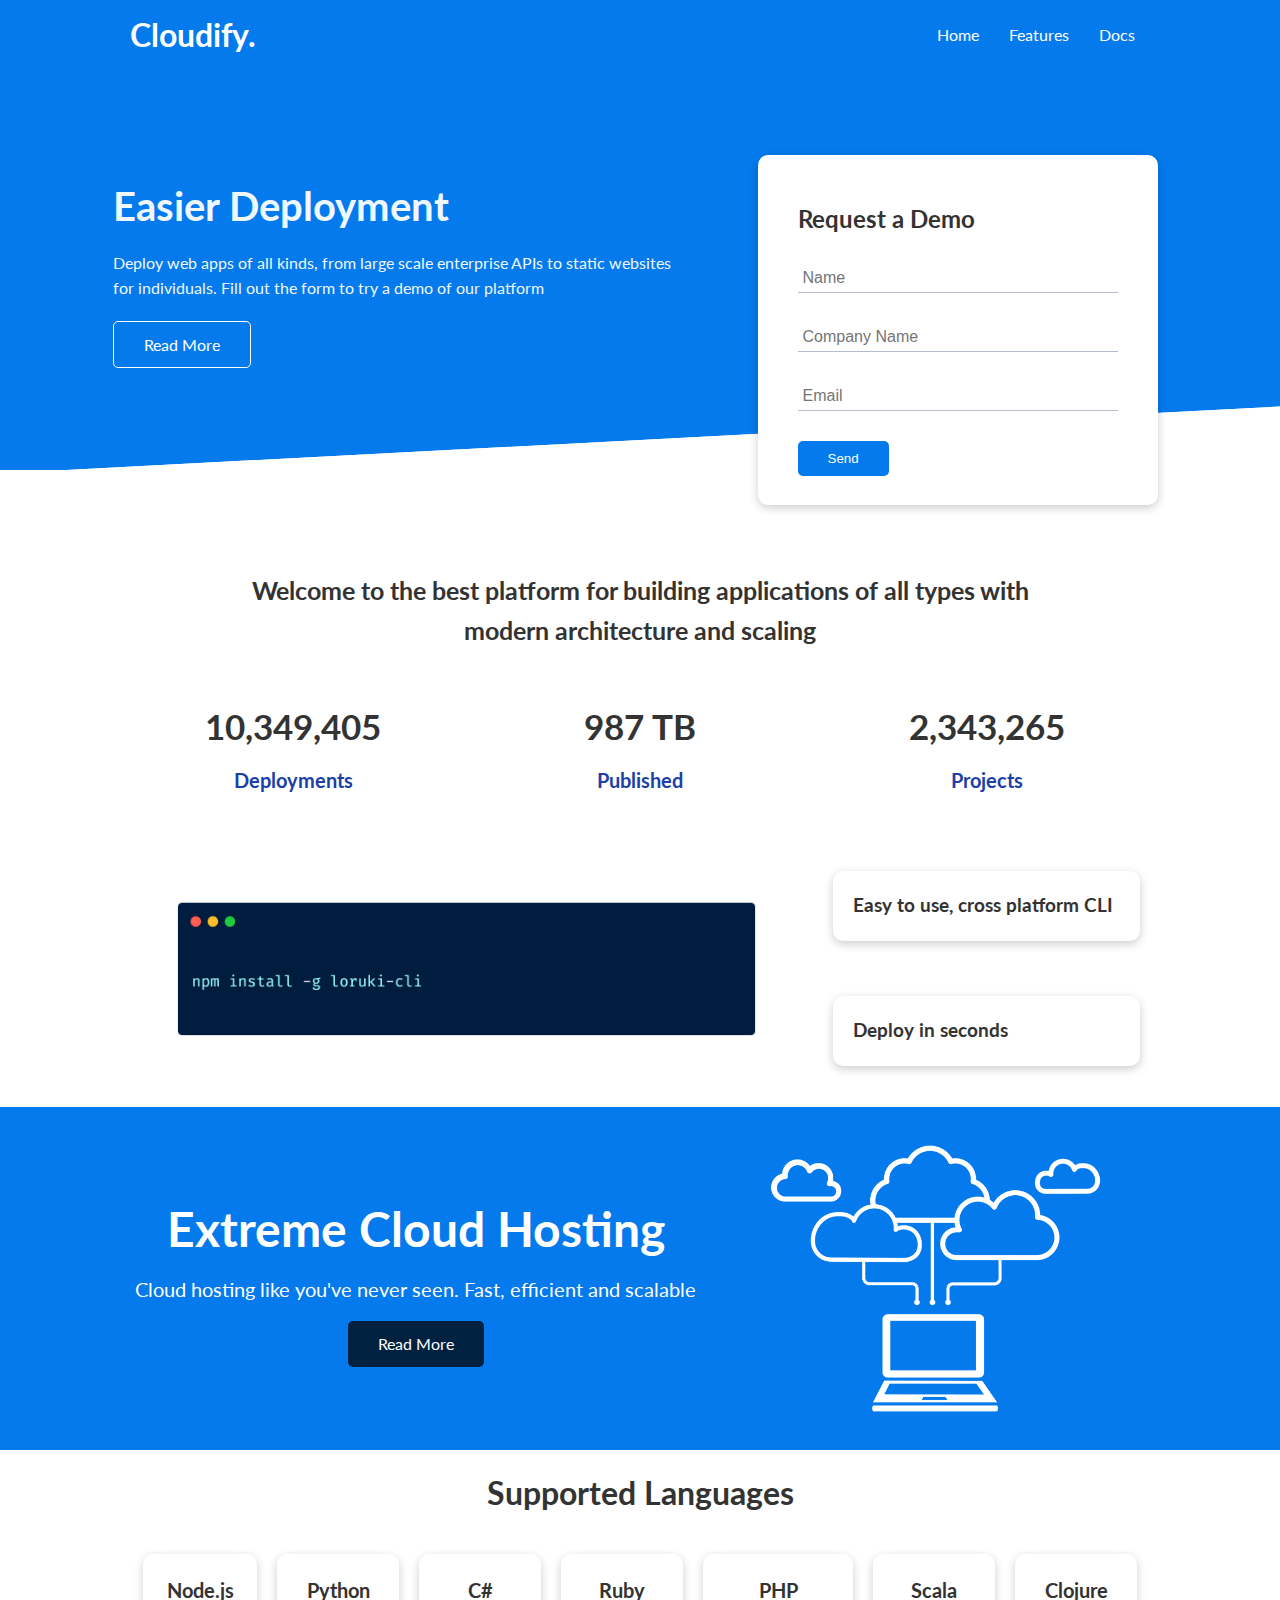
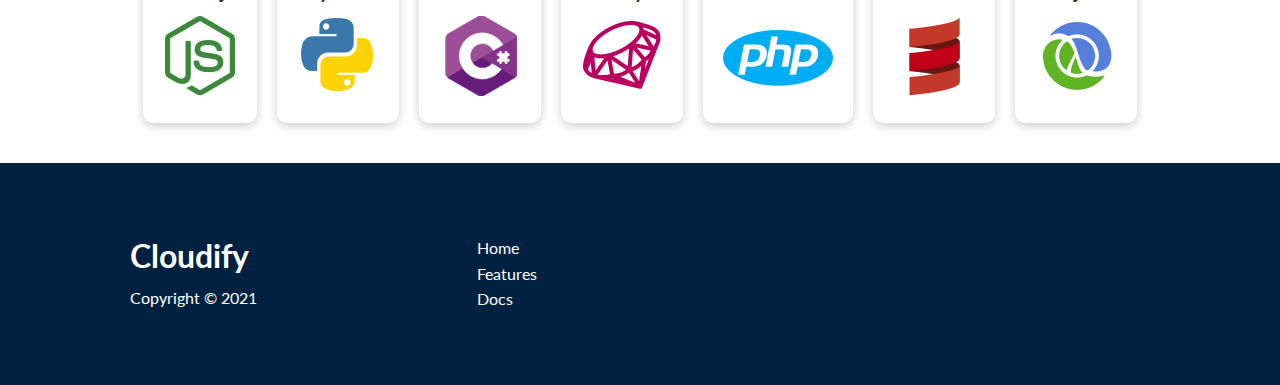
<file: index.html>
<!DOCTYPE html>
<html lang="en">

<head>
  <meta charset="UTF-8">
  <meta name="viewport" content="width=device-width, initial-scale=1.0">
  <link rel="stylesheet" href="https://cdnjs.cloudflare.com/ajax/libs/font-awesome/5.15.1/css/all.min.css"
    integrity="sha512-+4zCK9k+qNFUR5X+cKL9EIR+ZOhtIloNl9GIKS57V1MyNsYpYcUrUeQc9vNfzsWfV28IaLL3i96P9sdNyeRssA=="
    crossorigin="anonymous" />
  <link rel="stylesheet" href="css/utilities.css">
  <link rel="stylesheet" href="css/styles.css">
  <title>Cloudify | Cloud Hosting For Everyone</title>
</head>

<body>
  <!-- Navbar -->
  <div class="navbar">
    <div class="container flex">
      <h1 class="logo">Cloudify.</h1>
      <nav>
        <ul>
          <li><a href="index.html">Home</a></li>
          <li><a href="features.html">Features</a></li>
          <li><a href="docs.html">Docs</a></li>
        </ul>
      </nav>
    </div>
  </div>

  <!-- Showcase -->
  <section class="showcase">
    <div class="container grid">
      <div class="showcase-text">
        <h1>Easier Deployment</h1>
        <p>Deploy web apps of all kinds, from large scale enterprise APIs to static websites for individuals. Fill out
          the form to try a demo of our platform</p>
        <a href="features.html" class="btn btn-outline">Read More</a>
      </div>

      <div class="showcase-form card">
        <h2>Request a Demo</h2>
        <!--  <form name="contact" netlify-honeypot="bot-field" method="POST" data-netlify="true">
                    <input type="hidden" name="form-name" value="contact">
                    <p class="hidden">
                        <label>Don’t fill this out if you're human: <input name="bot-field" /></label>
                      </p>
                    <div class="form-control">
                        <input type="text" name="name" placeholder="Name" required>
                    </div>
                    <div class="form-control">
                        <input type="text" name="company" placeholder="Company Name" required>
                    </div>
                    <div class="form-control">
                        <input type="email" name="email" placeholder="Email" required>
                    </div>
                    <input type="submit" value="Send" class="btn btn-primary">
                </form> -->
        <form>
          <div class="form-control">
            <input type="text" name="name" placeholder="Name" required>
          </div>
          <div class="form-control">
            <input type="text" name="company" placeholder="Company Name" required>
          </div>
          <div class="form-control">
            <input type="email" name="email" placeholder="Email" required>
          </div>
          <input type="submit" value="Send" class="btn btn-primary">
        </form>
      </div>
    </div>
  </section>

  <!-- Stats -->
  <section class="stats">
    <div class="container">
      <h3 class="stats-heading text-center my-1">
        Welcome to the best platform for building applications of all types with modern architecture and scaling
      </h3>

      <div class="grid grid-3 text-center my-4">
        <div>
          <i class="fas fa-server fa-3x"></i>
          <h3>10,349,405</h3>
          <p class="text-secondary">Deployments</p>
        </div>
        <div>
          <i class="fas fa-upload fa-3x"></i>
          <h3>987 TB</h3>
          <p class="text-secondary">Published</p>
        </div>
        <div>
          <i class="fas fa-project-diagram fa-3x"></i>
          <h3>2,343,265</h3>
          <p class="text-secondary">Projects</p>
        </div>
      </div>
    </div>
  </section>

  <!-- Cli -->
  <section class="cli">
    <div class="container grid">
      <img src="images/cli.png" alt="">
      <div class="card">
        <h3>Easy to use, cross platform CLI</h3>
      </div>
      <div class="card">
        <h3>Deploy in seconds</h3>
      </div>
    </div>
  </section>

  <!-- Cloud -->
  <section class="cloud bg-primary my-2 py-2">
    <div class="container grid">
      <div class="text-center">
        <h2 class="lg">Extreme Cloud Hosting</h2>
        <p class="lead my-1">Cloud hosting like you've never seen. Fast, efficient and scalable</p>
        <a href="features.html" class="btn btn-dark">Read More</a>
      </div>
      <img src="images/cloud.png" alt="">
    </div>
  </section>

  <!-- Languages -->
  <section class="languages">
    <h2 class="md text-center my-2">
      Supported Languages
    </h2>
    <div class="container flex">
      <div class="card">
        <h4>Node.js</h4>
        <img src="images/logos/node.png" alt="">
      </div>
      <div class="card">
        <h4>Python</h4>
        <img src="images/logos/python.png" alt="">
      </div>
      <div class="card">
        <h4>C#</h4>
        <img src="images/logos/csharp.png" alt="">
      </div>
      <div class="card">
        <h4>Ruby</h4>
        <img src="images/logos/ruby.png" alt="">
      </div>
      <div class="card">
        <h4>PHP</h4>
        <img src="images/logos/php.png" alt="">
      </div>
      <div class="card">
        <h4>Scala</h4>
        <img src="images/logos/scala.png" alt="">
      </div>
      <div class="card">
        <h4>Clojure</h4>
        <img src="images/logos/clojure.png" alt="">
      </div>
    </div>
  </section>

  <!-- Footer -->
  <footer class="footer bg-dark py-5">
    <div class="container grid grid-3">
      <div>
        <h1>Cloudify
        </h1>
        <p>Copyright &copy; 2021</p>
      </div>
      <nav>
        <ul>
          <li><a href="index.html">Home</a></li>
          <li><a href="features.html">Features</a></li>
          <li><a href="docs.html">Docs</a></li>
        </ul>
      </nav>
      <div class="social">
        <a href="#"><i class="fab fa-github fa-2x"></i></a>
        <a href="#"><i class="fab fa-facebook fa-2x"></i></a>
        <a href="#"><i class="fab fa-instagram fa-2x"></i></a>
        <a href="#"><i class="fab fa-twitter fa-2x"></i></a>
      </div>
    </div>
  </footer>
</body>

</html>
</file>
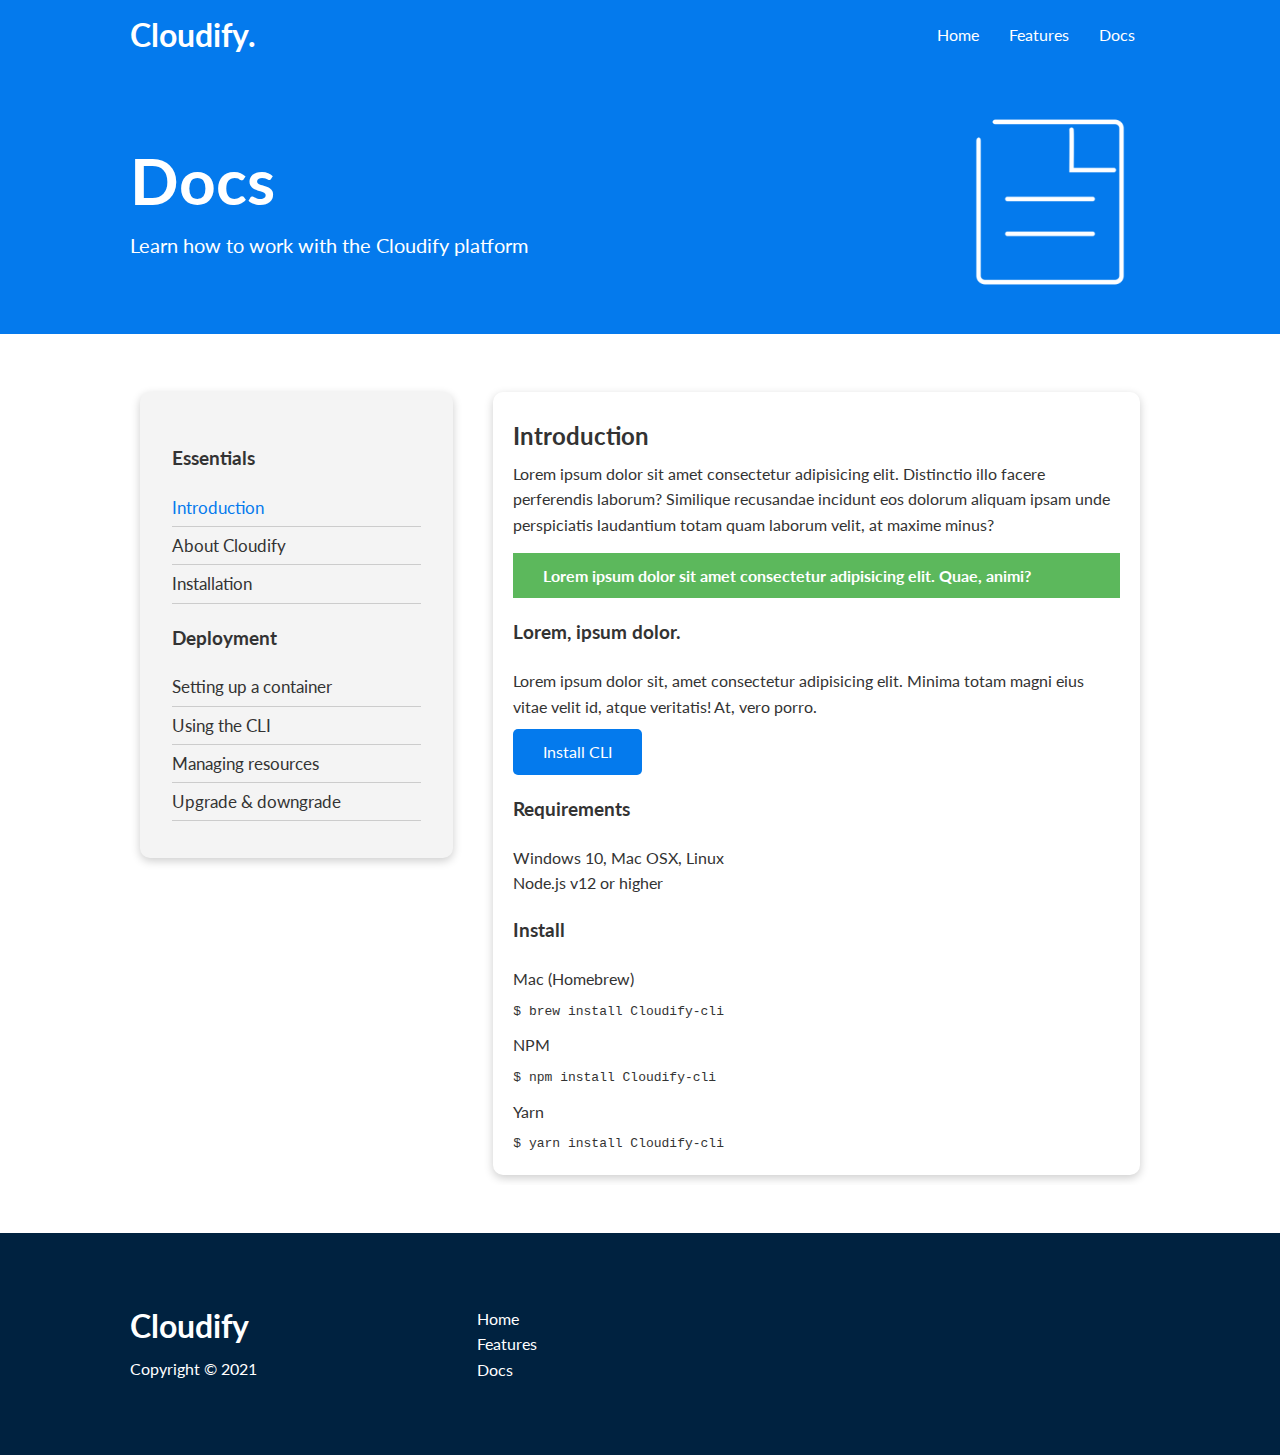
<file: docs.html>
<!DOCTYPE html>
<html lang="en">

<head>
  <meta charset="UTF-8">
  <meta name="viewport" content="width=device-width, initial-scale=1.0">
  <link rel="stylesheet" href="https://cdnjs.cloudflare.com/ajax/libs/font-awesome/5.15.1/css/all.min.css"
    integrity="sha512-+4zCK9k+qNFUR5X+cKL9EIR+ZOhtIloNl9GIKS57V1MyNsYpYcUrUeQc9vNfzsWfV28IaLL3i96P9sdNyeRssA=="
    crossorigin="anonymous" />
  <link rel="stylesheet" href="css/utilities.css">
  <link rel="stylesheet" href="css/styles.css">
  <title>Cloudify | Cloud Hosting For Everyone</title>
</head>

<body>
  <!-- Navbar -->
  <div class="navbar">
    <div class="container flex">
      <h1 class="logo">Cloudify.</h1>
      <nav>
        <ul>
          <li><a href="index.html">Home</a></li>
          <li><a href="features.html">Features</a></li>
          <li><a href="docs.html">Docs</a></li>
        </ul>
      </nav>
    </div>
  </div>

  <!-- Head -->
  <section class="docs-head bg-primary py-3">
    <div class="container grid">
      <div>
        <h1 class="xl">Docs</h1>
        <p class="lead">
          Learn how to work with the Cloudify platform
        </p>
      </div>
      <img src="images/docs.png" alt="">
    </div>
  </section>

  <!-- Docs main -->
  <section class="docs-main my-4">
    <div class="container grid">
      <div class="card bg-light p-3">
        <h3 class="my-2">Essentials</h3>
        <nav>
          <ul>
            <li><a class="text-primary" href="#">Introduction</a></li>
            <li><a href="#">About Cloudify</a></li>
            <li><a href="#">Installation</a></li>
          </ul>
        </nav>

        <h3 class="my-2">Deployment</h3>
        <nav>
          <ul>
            <li><a href="#">Setting up a container</a></li>
            <li><a href="#">Using the CLI</a></li>
            <li><a href="#">Managing resources</a></li>
            <li><a href="#">Upgrade & downgrade</a></li>
          </ul>
        </nav>
      </div>
      <div class="card">
        <h2>Introduction</h2>
        <p>Lorem ipsum dolor sit amet consectetur adipisicing elit. Distinctio illo facere perferendis laborum?
          Similique recusandae incidunt eos dolorum aliquam ipsam unde perspiciatis laudantium totam quam laborum velit,
          at maxime minus?</p>

        <div class="alert alert-success">
          <i class="fas fa-info"></i> Lorem ipsum dolor sit amet consectetur adipisicing elit. Quae, animi?
        </div>

        <h3>Lorem, ipsum dolor.</h3>
        <p>Lorem ipsum dolor sit, amet consectetur adipisicing elit. Minima totam magni eius vitae velit id, atque
          veritatis! At, vero porro.</p>
        <a href="#" class="btn btn-primary">Install CLI</a>

        <h3>Requirements</h3>
        <ul>
          <li>Windows 10, Mac OSX, Linux</li>
          <li>Node.js v12 or higher</li>
        </ul>

        <h3>Install</h3>
        <p>Mac (Homebrew)</p>
        <pre><code>$ brew install Cloudify-cli</code></pre>
        <p>NPM</p>
        <pre><code>$ npm install Cloudify-cli</code></pre>
        <p>Yarn</p>
        <pre><code>$ yarn install Cloudify-cli</code></pre>

      </div>
    </div>
  </section>

  <!-- Footer -->
  <footer class="footer bg-dark py-5">
    <div class="container grid grid-3">
      <div>
        <h1>Cloudify
        </h1>
        <p>Copyright &copy; 2021</p>
      </div>
      <nav>
        <ul>
          <li><a href="index.html">Home</a></li>
          <li><a href="features.html">Features</a></li>
          <li><a href="docs.html">Docs</a></li>
        </ul>
      </nav>
      <div class="social">
        <a href="#"><i class="fab fa-github fa-2x"></i></a>
        <a href="#"><i class="fab fa-facebook fa-2x"></i></a>
        <a href="#"><i class="fab fa-instagram fa-2x"></i></a>
        <a href="#"><i class="fab fa-twitter fa-2x"></i></a>
      </div>
    </div>
  </footer>
</body>

</html>
</file>
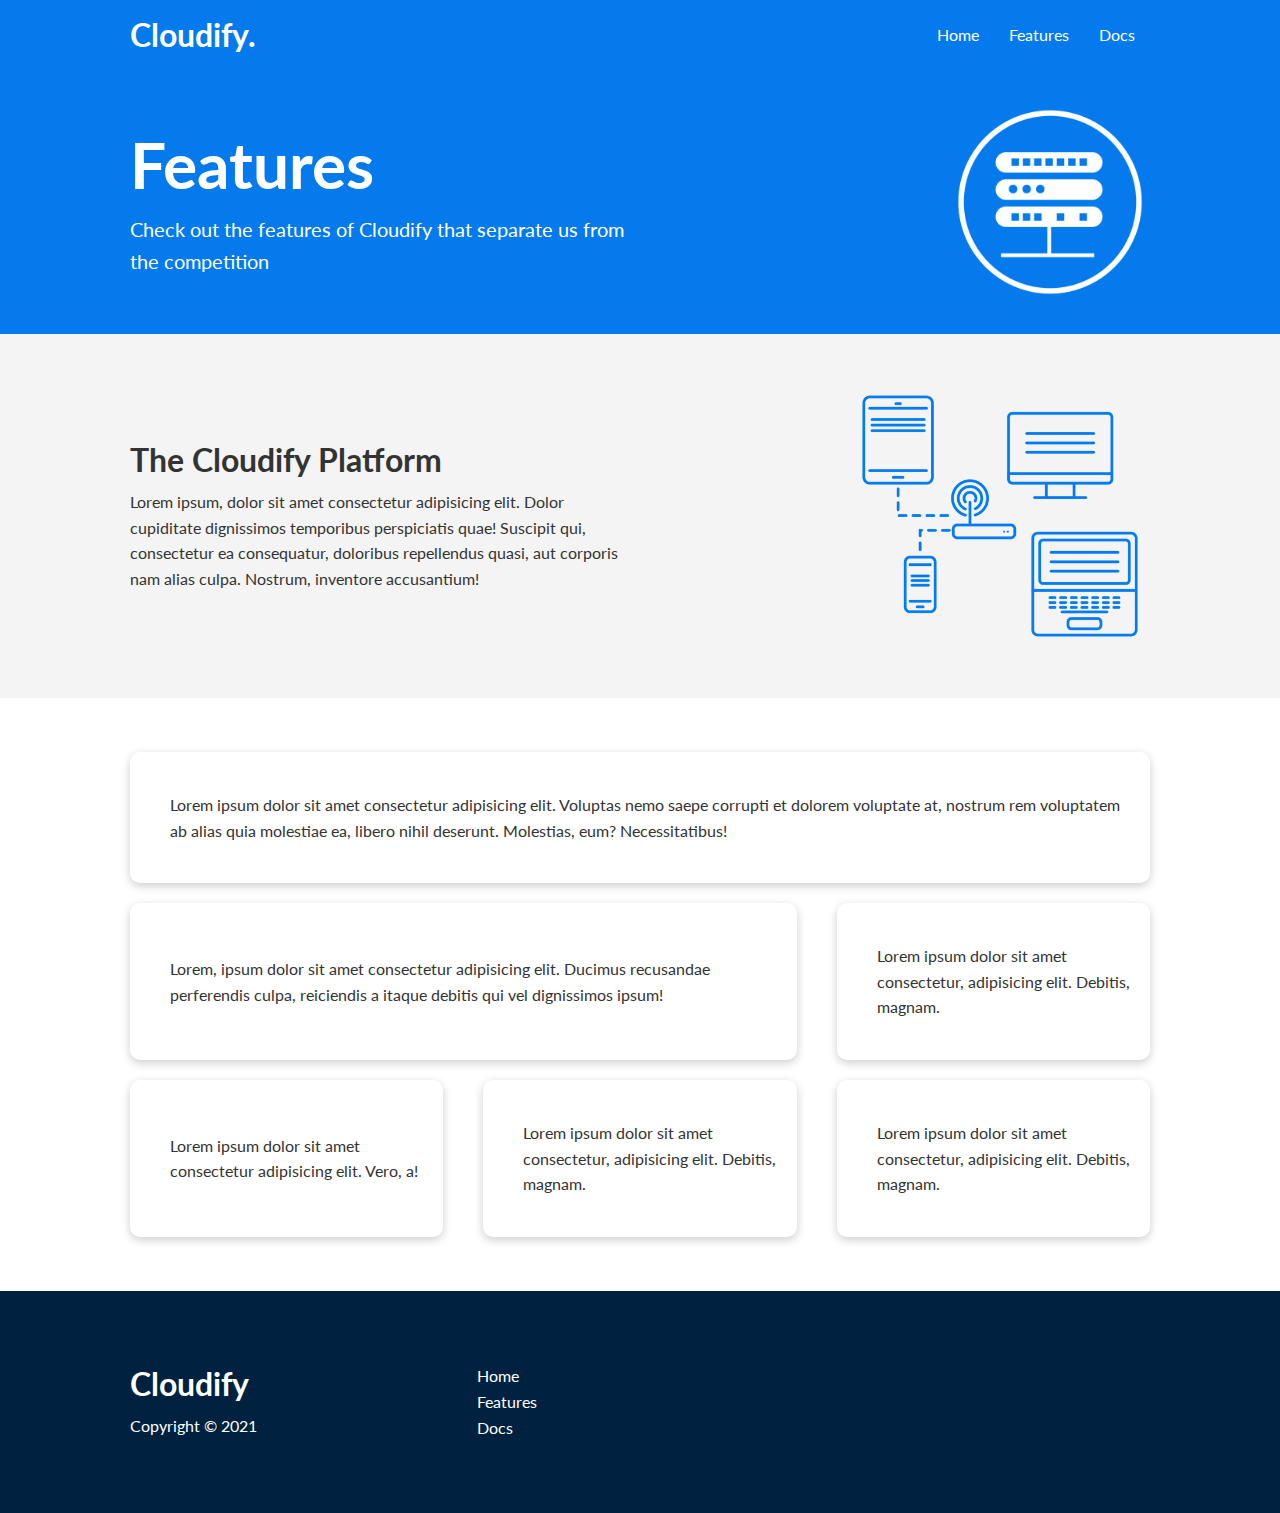
<file: features.html>
<!DOCTYPE html>
<html lang="en">

<head>
  <meta charset="UTF-8">
  <meta name="viewport" content="width=device-width, initial-scale=1.0">
  <link rel="stylesheet" href="https://cdnjs.cloudflare.com/ajax/libs/font-awesome/5.15.1/css/all.min.css"
    integrity="sha512-+4zCK9k+qNFUR5X+cKL9EIR+ZOhtIloNl9GIKS57V1MyNsYpYcUrUeQc9vNfzsWfV28IaLL3i96P9sdNyeRssA=="
    crossorigin="anonymous" />
  <link rel="stylesheet" href="css/utilities.css">
  <link rel="stylesheet" href="css/styles.css">
  <title>Cloudify | Cloud Hosting For Everyone</title>
</head>

<body>
  <!-- Navbar -->
  <div class="navbar">
    <div class="container flex">
      <h1 class="logo">Cloudify.</h1>
      <nav>
        <ul>
          <li><a href="index.html">Home</a></li>
          <li><a href="features.html">Features</a></li>
          <li><a href="docs.html">Docs</a></li>
        </ul>
      </nav>
    </div>
  </div>

  <!-- Head -->
  <section class="features-head bg-primary py-3">
    <div class="container grid">
      <div>
        <h1 class="xl">Features</h1>
        <p class="lead">
          Check out the features of Cloudify that separate us from the
          competition
        </p>
      </div>
      <img src="images/server.png" alt="">
    </div>
  </section>

  <!-- Sub head -->
  <section class="features-sub-head bg-light py-3">
    <div class="container grid">
      <div>
        <h1 class="md">The Cloudify Platform</h1>
        <p>
          Lorem ipsum, dolor sit amet consectetur adipisicing elit. Dolor cupiditate dignissimos temporibus perspiciatis
          quae! Suscipit qui, consectetur ea consequatur, doloribus repellendus quasi, aut corporis nam alias culpa.
          Nostrum, inventore accusantium!
        </p>
      </div>
      <img src="images/server2.png" alt="">
    </div>
  </section>

  <section class="features-main my-2">
    <div class="container grid grid-3">
      <div class="card flex">
        <i class="fas fa-server fa-3x"></i>
        <p>Lorem ipsum dolor sit amet consectetur adipisicing elit. Voluptas nemo saepe corrupti et dolorem voluptate
          at, nostrum rem voluptatem ab alias quia molestiae ea, libero nihil deserunt. Molestias, eum? Necessitatibus!
        </p>
      </div>
      <div class="card flex">
        <i class="fas fa-network-wired fa-3x"></i>
        <p>
          Lorem, ipsum dolor sit amet consectetur adipisicing elit. Ducimus
          recusandae perferendis culpa, reiciendis a itaque debitis qui vel
          dignissimos ipsum!
        </p>
      </div>
      <div class="card flex">
        <i class="fas fa-laptop-code fa-3x"></i>
        <p>
          Lorem ipsum dolor sit amet consectetur, adipisicing elit. Debitis,
          magnam.
        </p>
      </div>
      <div class="card flex">
        <i class="fas fa-database fa-3x"></i>
        <p>
          Lorem ipsum dolor sit amet consectetur adipisicing elit. Vero, a!
        </p>
      </div>
      <div class="card flex">
        <i class="fas fa-power-off fa-3x"></i>
        <p>
          Lorem ipsum dolor sit amet consectetur, adipisicing elit. Debitis,
          magnam.
        </p>
      </div>
      <div class="card flex">
        <i class="fas fa-upload fa-3x"></i>
        <p>
          Lorem ipsum dolor sit amet consectetur, adipisicing elit. Debitis,
          magnam.
        </p>
      </div>
    </div>
  </section>

  <!-- Footer -->
  <footer class="footer bg-dark py-5">
    <div class="container grid grid-3">
      <div>
        <h1>Cloudify
        </h1>
        <p>Copyright &copy; 2021</p>
      </div>
      <nav>
        <ul>
          <li><a href="index.html">Home</a></li>
          <li><a href="features.html">Features</a></li>
          <li><a href="docs.html">Docs</a></li>
        </ul>
      </nav>
      <div class="social">
        <a href="#"><i class="fab fa-github fa-2x"></i></a>
        <a href="#"><i class="fab fa-facebook fa-2x"></i></a>
        <a href="#"><i class="fab fa-instagram fa-2x"></i></a>
        <a href="#"><i class="fab fa-twitter fa-2x"></i></a>
      </div>
    </div>
  </footer>
</body>

</html>
</file>
<file: css/utilities.css>
.container {
  max-width: 1100px;
  margin: 0 auto;
  overflow: auto;
  padding: 0 40px;
}

.card {
  background-color: #fff;
  color: #333;
  border-radius: 10px;
  box-shadow: 0 3px 10px rgba(0, 0, 0, 0.2);
  padding: 20px;
  margin: 10px;
}

.btn {
  display: inline-block;
  padding: 10px 30px;
  cursor: pointer;
  background: var(--primary-color);
  color: #fff;
  border: none;
  border-radius: 5px;
}

.btn-outline {
  background-color: transparent;
  border: 1px #fff solid;
}

.btn:hover {
  transform: scale(0.98);
}

/* Backgrounds & colored buttons */
.bg-primary,
.btn-primary {
  background-color: var(--primary-color);
  color: #fff;
}

.bg-secondary,
.btn-secondary {
  background-color: var(--secondary-color);
  color: #fff;
}

.bg-dark,
.btn-dark {
  background-color: var(--dark-color);
  color: #fff;
}

.bg-light,
.btn-light {
  background-color: var(--light-color);
  color: #333;
}

.bg-primary a,
.btn-primary a,
.bg-secondary a,
.btn-secondary a,
.bg-dark a,
.btn-dark a {
  color: #fff;
}

/* Text colors */
.text-primary {
  color: var(--primary-color);
}

.text-secondary {
  color: var(--secondary-color);
}

.text-dark {
  color: var(--dark-color);
}

.text-light {
  color: var(--light-color);
}

/* Text sizes */
.lead {
  font-size: 20px;
}

.sm {
  font-size: 1rem;
}

.md {
  font-size: 2rem;
}

.lg {
  font-size: 3rem;
}

.xl {
  font-size: 4rem;
}

.text-center {
  text-align: center;
}

/* Alert */
.alert {
  background-color: var(--light-color);
  padding: 10px 20px;
  font-weight: bold;
  margin: 15px 0;
}

.alert i {
  margin-right: 10px;
}

.alert-success {
  background-color: var(--success-color);
  color: #fff;
}

.alert-error {
  background-color: var(--error-color);
  color: #fff;
}

.flex {
  display: flex;
  justify-content: center;
  align-items: center;
  height: 100%;
}

.grid {
  display: grid;
  grid-template-columns: repeat(2, 1fr);
  gap: 20px;
  justify-content: center;
  align-items: center;
  height: 100%;
}

.grid-3 {
  grid-template-columns: repeat(3, 1fr);
}

/* Margin */
.my-1 {
  margin: 1rem 0;
}

.my-2 {
  margin: 1.5rem 0;
}

.my-3 {
  margin: 2rem 0;
}

.my-4 {
  margin: 3rem 0;
}

.my-5 {
  margin: 4rem 0;
}

.m-1 {
  margin: 1rem;
}

.m-2 {
  margin: 1.5rem;
}

.m-3 {
  margin: 2rem;
}

.m-4 {
  margin: 3rem;
}

.m-5 {
  margin: 4rem;
}

/* Padding */
.py-1 {
  padding: 1rem 0;
}

.py-2 {
  padding: 1.5rem 0;
}

.py-3 {
  padding: 2rem 0;
}

.py-4 {
  padding: 3rem 0;
}

.py-5 {
  padding: 4rem 0;
}

.p-1 {
  padding: 1rem;
}

.p-2 {
  padding: 1.5rem;
}

.p-3 {
  padding: 2rem;
}

.p-4 {
  padding: 3rem;
}

.p-5 {
  padding: 4rem;
}
</file>
<file: css/styles.css>
@import url("https://fonts.googleapis.com/css2?family=Lato:wght@300&display=swap");

:root {
  --primary-color: #047aed;
  --secondary-color: #1c3fa8;
  --dark-color: #002240;
  --light-color: #f4f4f4;
  --success-color: #5cb85c;
  --error-color: #d9534f;
}

*,
*::after,
*::before {
  box-sizing: border-box;
  margin: 0;
  padding: 0;
}

body {
  font-family: "Lato", "Helvetica Neue";
  color: #333;
  line-height: 1.6;
}

ul {
  list-style-type: none;
}

a {
  text-decoration: none;
  color: #333;
}

h1,
h2 {
  font-weight: 700;
  line-height: 1.2;
  margin: 10px 0;
}

p {
  margin: 10px 0;
}

img {
  width: 100%;
}

.navbar {
  background-color: var(--primary-color);
  color: #fff;
  height: 70px;
  box-shadow: 0 0 7px rgba(0, 0, 0, 0.8);
}

.navbar .flex {
  justify-content: space-between;
}

.navbar ul {
  display: flex;
}

.navbar a {
  color: #fff;
  padding: 10px;
  margin: 0 5px;
}

.navbar a:hover {
  border-bottom: 3px solid #fff;
}

/* Showcase */
.showcase {
  height: 400px;
  background-color: var(--primary-color);
  color: aliceblue;
  position: relative;
}

.showcase h1 {
  font-size: 40px;
}

.showcase p {
  margin: 20px 0;
}

.showcase .grid {
  overflow: visible;
  grid-template-columns: 55% 45%;
  gap: 35px;
}

.showcase-form {
  position: relative;
  top: 60px;
  height: 350px;
  width: 400px;
  padding: 40px;
  justify-self: flex-end;
  z-index: 100;
}

.showcase-form .form-control {
  margin: 30px 0;
}

.showcase-form input[type="text"],
.showcase-form input[type="email"] {
  border: 0;
  border-bottom: 1px solid #b4becb;
  width: 100%;
  padding: 5px;
  font-size: 16px;
}

.showcase-form input:focus {
  outline: none;
}

.showcase::before,
.showcase::after {
  content: "";
  position: absolute;
  height: 100px;
  bottom: -70px;
  right: 0;
  left: 0;
  background: #fff;
  transform: skewY(-3deg);
  -webkit-transform: skewY(-3deg);
  -moz-transform: skewY(-3deg);
  -ms-transform: skewY(-3deg);
}

/* Stats */
.stats {
  padding-top: 100px;
  animation: slideInFromBottom 1s ease-in;
}

.stats-heading {
  max-width: 800px;
  margin: auto;
  font-size: 25px;
}

.stats .grid h3 {
  font-size: 35px;
}

.stats .grid p {
  font-size: 20px;
  font-weight: bold;
}

/* Cli */
.cli .grid {
  grid-template-columns: repeat(3, 1fr);
  grid-template-rows: repeat(2, 1fr);
}

.cli .grid > *:first-child {
  grid-column: 1 / span 2;
  grid-row: 1 / span 2;
}

/* Cloud */
.cloud .grid {
  grid-template-columns: 4fr 3fr;
}

/* Languages */

.languages .flex {
  flex-wrap: wrap;
}

.languages .card {
  text-align: center;
  margin: 18px 10px 40px;
  transition: transform 0.2s ease-in;
}

.languages .card h4 {
  font-size: 20px;
  margin-bottom: 10px;
}

.languages .card:hover {
  transform: translateY(-15px);
}

/* Features */
.features-head img,
.docs-head img {
  width: 200px;
  justify-self: flex-end;
}

.features-sub-head img {
  width: 300px;
  justify-self: flex-end;
}

.features-main .card > i {
  margin-right: 20px;
}

.features-main .grid {
  padding: 30px;
}

.features-main .grid > *:first-child {
  grid-column: 1 / span 3;
}

.features-main .grid > *:nth-child(2) {
  grid-column: 1 / span 2;
}

/* Docs */
.docs-main h3 {
  margin: 20px 0;
}

.docs-main .grid {
  grid-template-columns: 1fr 2fr;
  align-items: flex-start;
}

.docs-main nav li {
  font-size: 17px;
  padding-bottom: 5px;
  margin-bottom: 5px;
  border-bottom: 1px #ccc solid;
}

.docs-main a:hover {
  font-weight: bold;
}

/* Footer */
.footer .social a {
  margin: 0 10px;
}

/* Animations */
@keyframes slideInFromLeft {
  0% {
    transform: translateX(-100%);
  }

  100% {
    transform: translateX(0);
  }
}

@keyframes slideInFromRight {
  0% {
    transform: translateX(100%);
  }

  100% {
    transform: translateX(0);
  }
}

@keyframes slideInFromTop {
  0% {
    transform: translateY(-100%);
  }

  100% {
    transform: translateX(0);
  }
}

@keyframes slideInFromBottom {
  0% {
    transform: translateY(100%);
  }

  100% {
    transform: translateX(0);
  }
}

/* Tablets and under */
@media (max-width: 768px) {
  .grid,
  .showcase .grid,
  .stats .grid,
  .cli .grid,
  .cloud .grid,
  .features-main .grid,
  .docs-main .grid {
    grid-template-columns: 1fr;
    grid-template-rows: 1fr;
  }

  .showcase {
    height: auto;
  }

  .showcase-text {
    text-align: center;
    margin-top: 40px;
    animation: slideInFromTop 1s ease-in;
  }

  .showcase-form {
    justify-self: center;
    margin: auto;
    animation: slideInFromBottom 1s ease-in;
  }

  .cli .grid > *:first-child {
    grid-column: 1;
    grid-row: 1;
  }

  .features-head,
  .features-sub-head,
  .docs-head {
    text-align: center;
  }

  .features-head img,
  .features-sub-head img,
  .docs-head img {
    justify-self: center;
  }

  .features-main .grid > *:first-child,
  .features-main .grid > *:nth-child(2) {
    grid-column: 1;
  }
}

/* Mobile */
@media (max-width: 500px) {
  .navbar {
    height: 110px;
  }

  .navbar .flex {
    flex-direction: column;
  }

  .navbar ul {
    padding: 10px;
    background-color: rgba(0, 0, 0, 0.1);
  }

  .showcase-form {
    width: 300px;
  }
}
</file>
